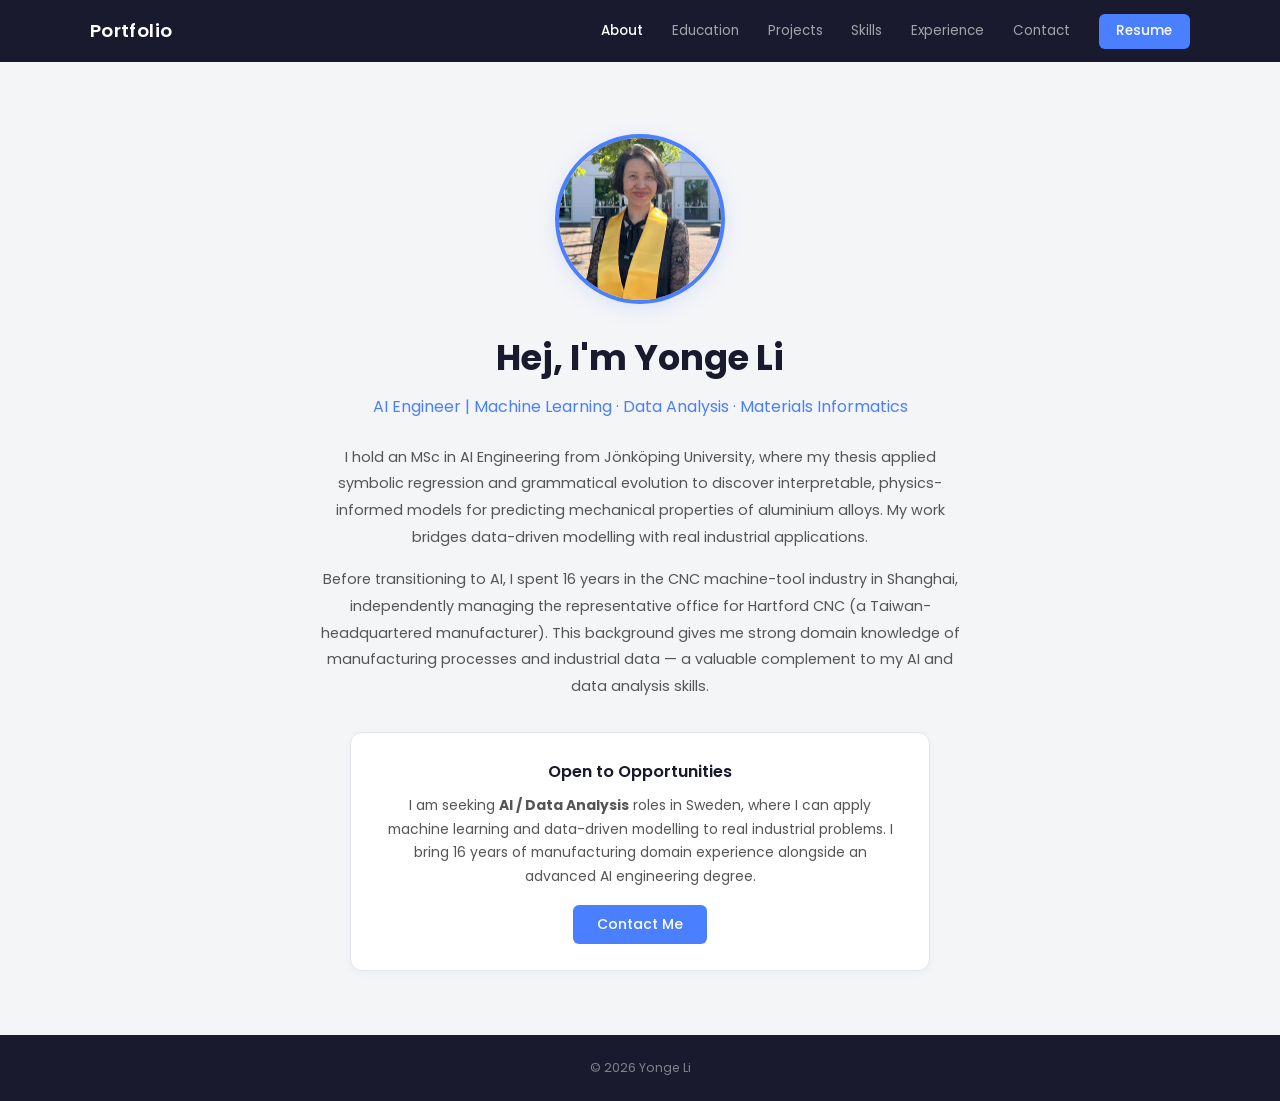
<file: index.html>
<!DOCTYPE html>
<html lang="en">
<head>
  <meta charset="UTF-8">
  <meta name="viewport" content="width=device-width, initial-scale=1.0">
  <title>About | Yonge Li</title>
  <link rel="preconnect" href="https://fonts.googleapis.com">
  <link href="https://fonts.googleapis.com/css2?family=Poppins:wght@300;400;500;600;700&display=swap" rel="stylesheet">
  <link rel="stylesheet" href="style.css">
</head>
<body>

<nav class="navbar">
  <div class="navbar-inner">
    <a class="navbar-brand" href="index.html">Portfolio</a>
    <button class="nav-toggle" onclick="document.querySelector('.nav-links').classList.toggle('open')">☰</button>
    <div class="nav-links">
      <a href="index.html" class="active">About</a>
      <a href="education.html">Education</a>
      <a href="projects.html">Projects</a>
      <a href="skills.html">Skills</a>
      <a href="experience.html">Experience</a>
      <a href="contact.html">Contact</a>
      <a href="resume.pdf" class="resume-btn" target="_blank">Resume</a>
    </div>
  </div>
</nav>

<div class="container">
  <section class="hero">
    <img src="photo.jpg" class="hero-photo" alt="Yonge Li">

    <h1>Hej, I'm Yonge Li</h1>
    <p class="subtitle">AI Engineer | Machine Learning · Data Analysis · Materials Informatics</p>

    <p class="bio">
      I hold an MSc in AI Engineering from Jönköping University, where my thesis applied
      symbolic regression and grammatical evolution to discover interpretable, physics-informed
      models for predicting mechanical properties of aluminium alloys. My work bridges
      data-driven modelling with real industrial applications.
    </p>
    <p class="bio">
      Before transitioning to AI, I spent 16 years in the CNC machine-tool industry in Shanghai,
      independently managing the representative office for Hartford CNC (a Taiwan-headquartered
      manufacturer). This background gives me strong domain knowledge of manufacturing processes
      and industrial data — a valuable complement to my AI and data analysis skills.
    </p>

    <div class="looking-box">
      <h3>Open to Opportunities</h3>
      <p>
        I am seeking <strong>AI / Data Analysis</strong> roles in Sweden, where I can apply
        machine learning and data-driven modelling to real industrial problems. I bring 16 years
        of manufacturing domain experience alongside an advanced AI engineering degree.
      </p>
      <a href="contact.html" class="btn">Contact Me</a>
    </div>
  </section>
</div>

<footer>© 2026 Yonge Li</footer>

</body>
</html>
</file>
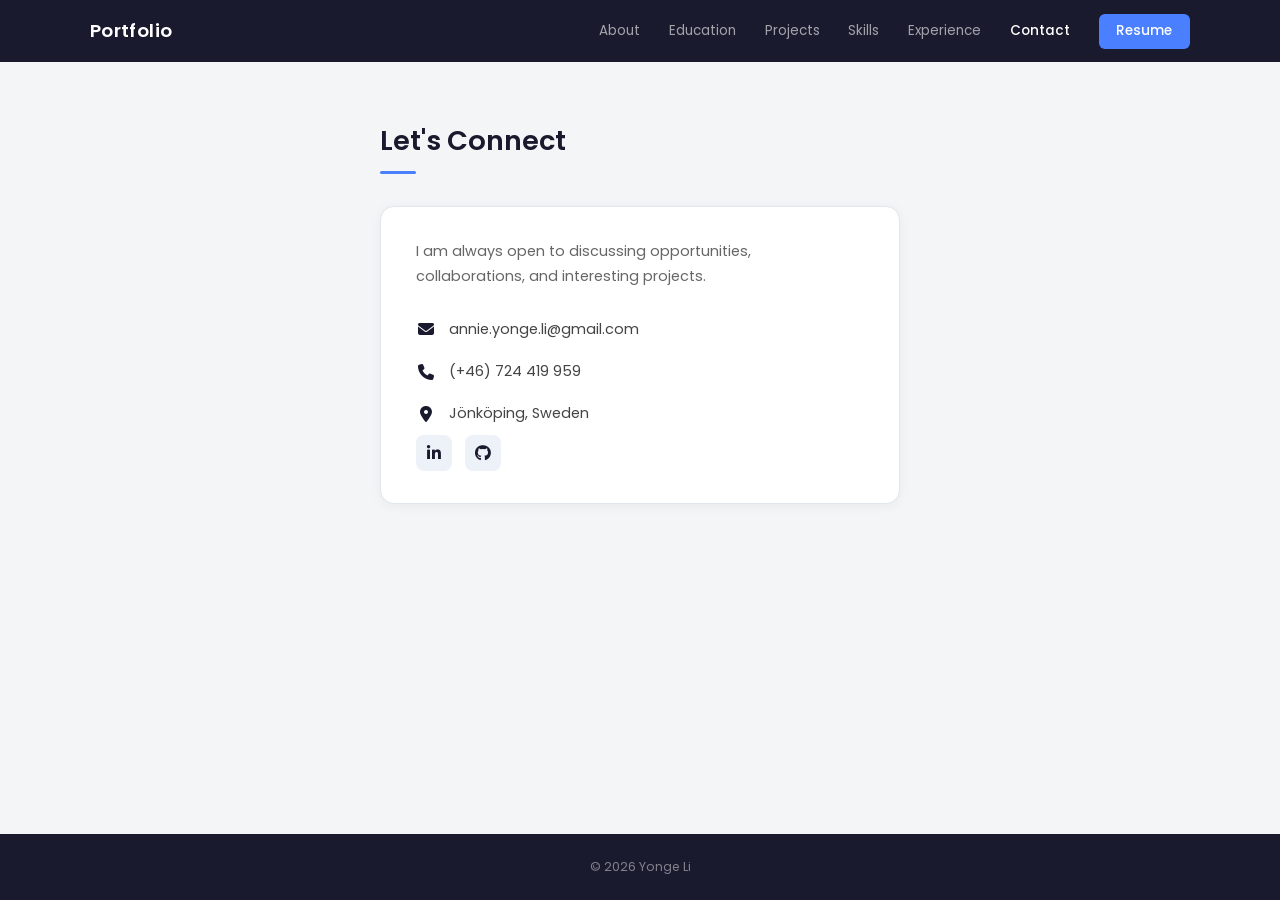
<file: contact.html>
<!DOCTYPE html>
<html lang="en">
<head>
  <meta charset="UTF-8">
  <meta name="viewport" content="width=device-width, initial-scale=1.0">
  <title>Contact | Yonge Li</title>
  <link rel="preconnect" href="https://fonts.googleapis.com">
  <link href="https://fonts.googleapis.com/css2?family=Poppins:wght@300;400;500;600;700&display=swap" rel="stylesheet">
  <link rel="stylesheet" href="https://cdnjs.cloudflare.com/ajax/libs/font-awesome/6.5.0/css/all.min.css">
  <link rel="stylesheet" href="style.css">
</head>
<body>

<nav class="navbar">
  <div class="navbar-inner">
    <a class="navbar-brand" href="index.html">Portfolio</a>
    <button class="nav-toggle" onclick="document.querySelector('.nav-links').classList.toggle('open')">☰</button>
    <div class="nav-links">
      <a href="index.html">About</a>
      <a href="education.html">Education</a>
      <a href="projects.html">Projects</a>
      <a href="skills.html">Skills</a>
      <a href="experience.html">Experience</a>
      <a href="contact.html" class="active">Contact</a>
      <a href="resume.pdf" class="resume-btn" target="_blank">Resume</a>
    </div>
  </div>
</nav>

<div class="container">
  <section class="page-section">
    <h2 class="section-title">Let's Connect</h2>

    <div class="contact-card">
      <p class="contact-intro">
        I am always open to discussing opportunities, collaborations, and interesting projects.
      </p>

      <div class="contact-items">
        <a class="contact-item" href="mailto:annie.yonge.li@gmail.com">
          <i class="fa-solid fa-envelope"></i>
          annie.yonge.li@gmail.com
        </a>

        <a class="contact-item" href="tel:+46724419959">
          <i class="fa-solid fa-phone"></i>
          (+46) 724 419 959
        </a>

        <div class="contact-item">
          <i class="fa-solid fa-location-dot"></i>
          Jönköping, Sweden
        </div>
      </div>

      <div class="contact-socials">
        <a href="https://linkedin.com/in/yonge-li-ai" target="_blank" title="LinkedIn">
          <i class="fa-brands fa-linkedin-in"></i>
        </a>
        <a href="https://github.com/Yonge-Li" target="_blank" title="GitHub">
          <i class="fa-brands fa-github"></i>
        </a>
      </div>
    </div>

  </section>
</div>

<footer>© 2026 Yonge Li</footer>

</body>
</html>
</file>
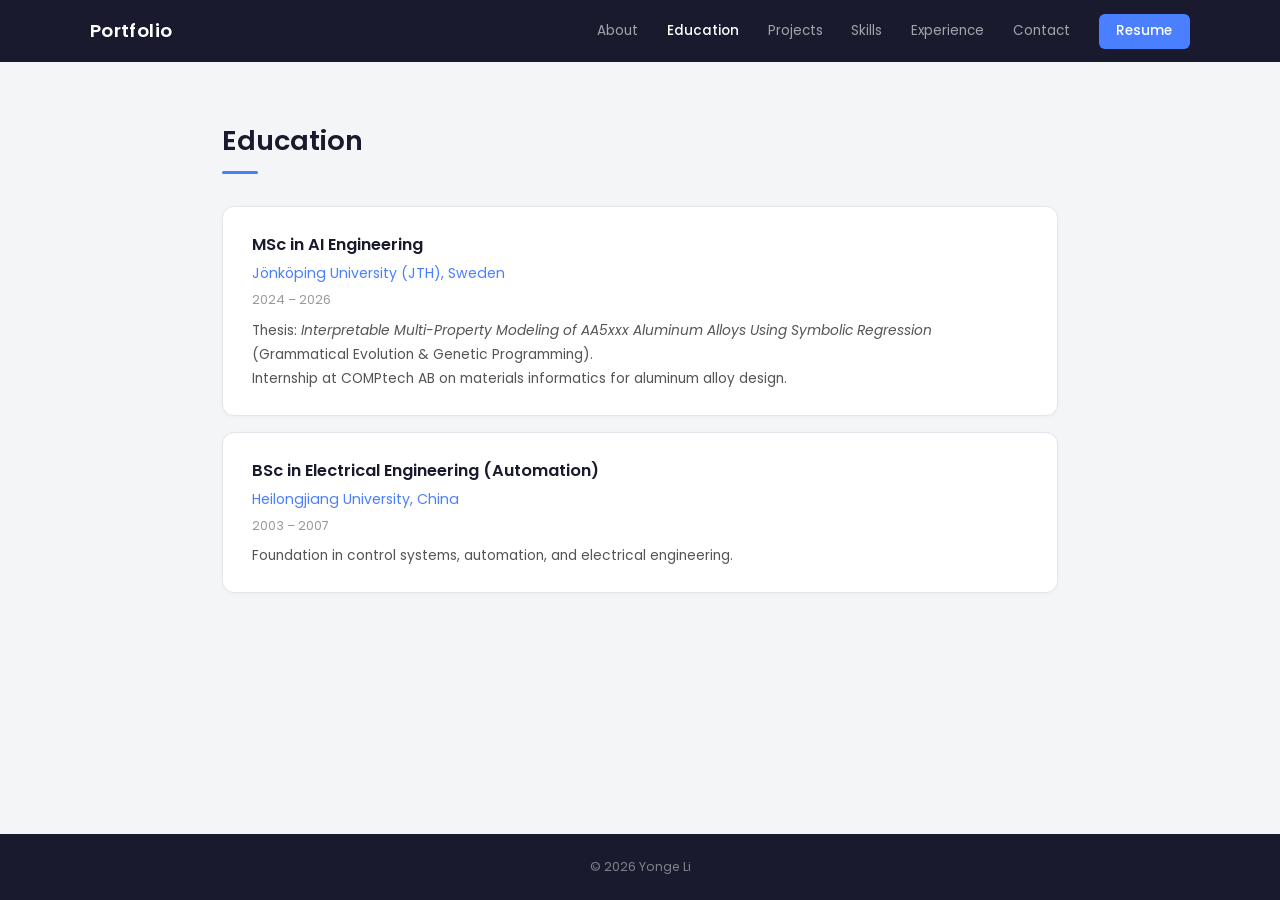
<file: education.html>
<!DOCTYPE html>
<html lang="en">
<head>
  <meta charset="UTF-8">
  <meta name="viewport" content="width=device-width, initial-scale=1.0">
  <title>Education | Yonge Li</title>
  <link rel="preconnect" href="https://fonts.googleapis.com">
  <link href="https://fonts.googleapis.com/css2?family=Poppins:wght@300;400;500;600;700&display=swap" rel="stylesheet">
  <link rel="stylesheet" href="style.css">
</head>
<body>

<nav class="navbar">
  <div class="navbar-inner">
    <a class="navbar-brand" href="index.html">Portfolio</a>
    <button class="nav-toggle" onclick="document.querySelector('.nav-links').classList.toggle('open')">☰</button>
    <div class="nav-links">
      <a href="index.html">About</a>
      <a href="education.html" class="active">Education</a>
      <a href="projects.html">Projects</a>
      <a href="skills.html">Skills</a>
      <a href="experience.html">Experience</a>
      <a href="contact.html">Contact</a>
      <a href="resume.pdf" class="resume-btn" target="_blank">Resume</a>
    </div>
  </div>
</nav>

<div class="container">
  <section class="page-section">
    <h2 class="section-title">Education</h2>

    <div class="card">
      <h3>MSc in AI Engineering</h3>
      <div class="org">Jönköping University (JTH), Sweden</div>
      <div class="year">2024 – 2026</div>
      <div class="detail">
        Thesis: <em>Interpretable Multi-Property Modeling of AA5xxx Aluminum Alloys
        Using Symbolic Regression</em> (Grammatical Evolution &amp; Genetic Programming).
        <br>
        Internship at COMPtech AB on materials informatics for aluminum alloy design.
      </div>
    </div>

    <div class="card">
      <h3>BSc in Electrical Engineering (Automation)</h3>
      <div class="org">Heilongjiang University, China</div>
      <div class="year">2003 – 2007</div>
      <div class="detail">
        Foundation in control systems, automation, and electrical engineering.
      </div>
    </div>

  </section>
</div>

<footer>© 2026 Yonge Li</footer>

</body>
</html>
</file>
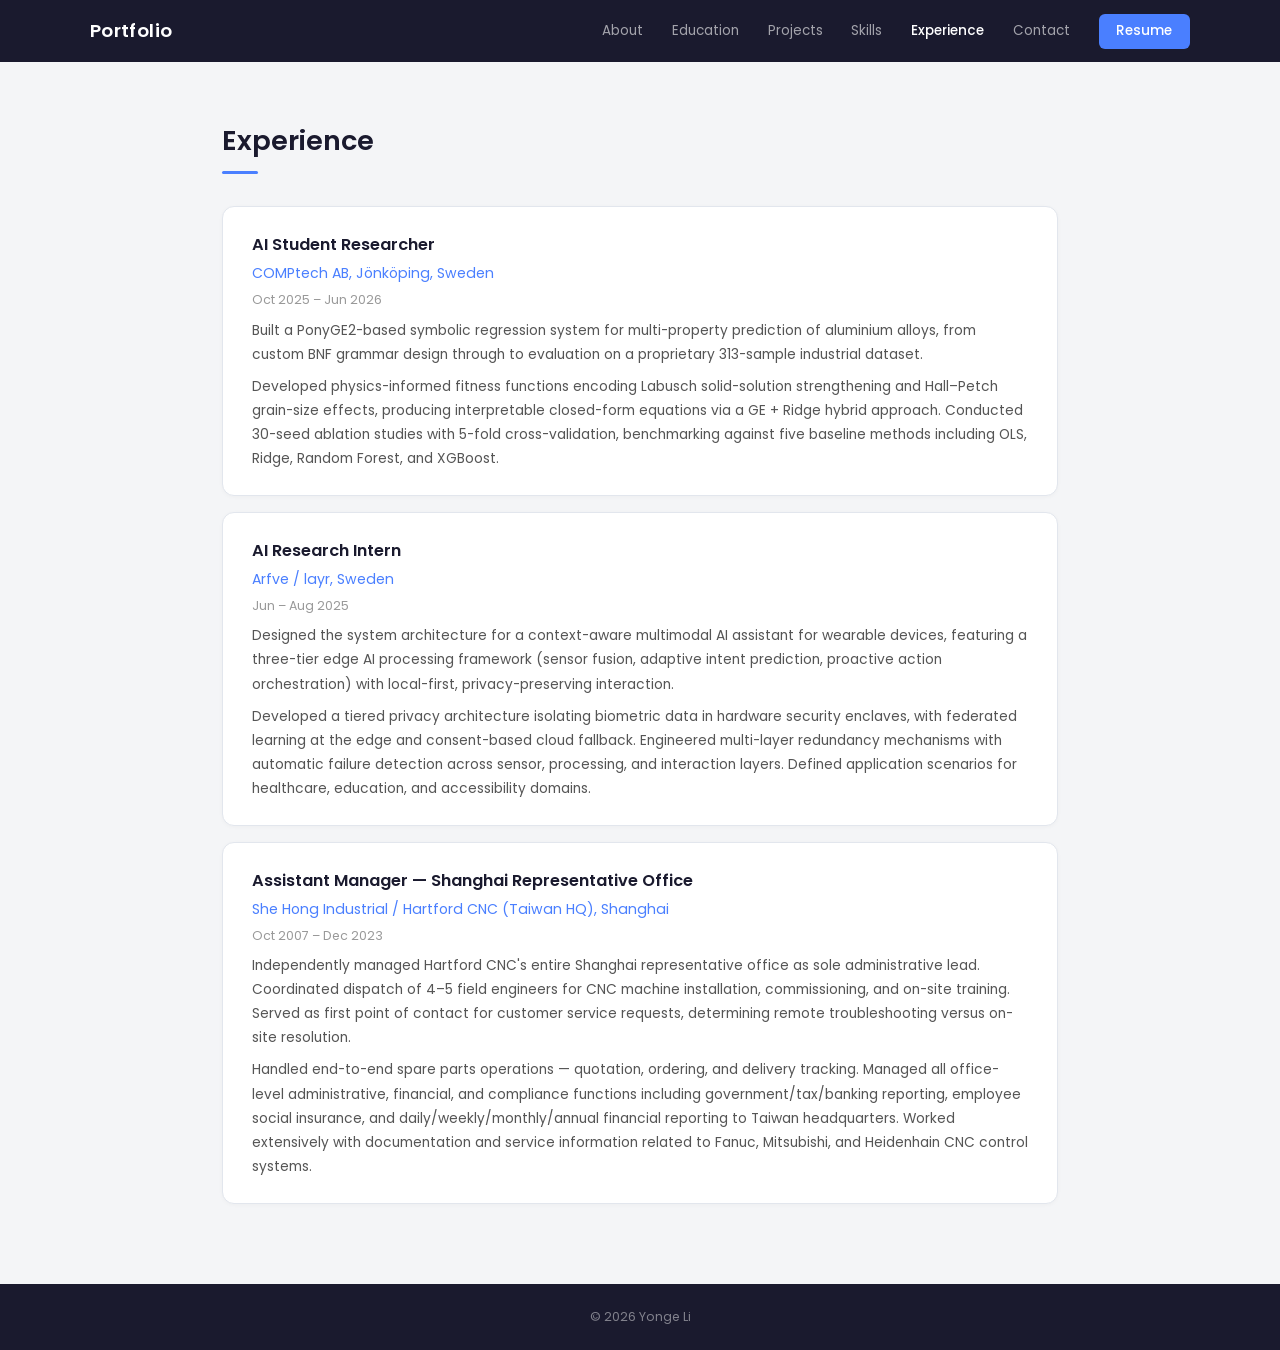
<file: experience.html>
<!DOCTYPE html>
<html lang="en">
<head>
  <meta charset="UTF-8">
  <meta name="viewport" content="width=device-width, initial-scale=1.0">
  <title>Experience | Yonge Li</title>
  <link rel="preconnect" href="https://fonts.googleapis.com">
  <link href="https://fonts.googleapis.com/css2?family=Poppins:wght@300;400;500;600;700&display=swap" rel="stylesheet">
  <link rel="stylesheet" href="style.css">
</head>
<body>

<nav class="navbar">
  <div class="navbar-inner">
    <a class="navbar-brand" href="index.html">Portfolio</a>
    <button class="nav-toggle" onclick="document.querySelector('.nav-links').classList.toggle('open')">☰</button>
    <div class="nav-links">
      <a href="index.html">About</a>
      <a href="education.html">Education</a>
      <a href="projects.html">Projects</a>
      <a href="skills.html">Skills</a>
      <a href="experience.html" class="active">Experience</a>
      <a href="contact.html">Contact</a>
      <a href="resume.pdf" class="resume-btn" target="_blank">Resume</a>
    </div>
  </div>
</nav>

<div class="container">
  <section class="page-section">
    <h2 class="section-title">Experience</h2>

    <div class="card">
      <h3>AI Student Researcher</h3>
      <div class="org">COMPtech AB, Jönköping, Sweden</div>
      <div class="year">Oct 2025 – Jun 2026</div>
      <p>
        Built a PonyGE2-based symbolic regression system for multi-property prediction
        of aluminium alloys, from custom BNF grammar design through to evaluation on
        a proprietary 313-sample industrial dataset.
      </p>
      <p>
        Developed physics-informed fitness functions encoding Labusch solid-solution
        strengthening and Hall–Petch grain-size effects, producing interpretable
        closed-form equations via a GE + Ridge hybrid approach. Conducted 30-seed
        ablation studies with 5-fold cross-validation, benchmarking against five
        baseline methods including OLS, Ridge, Random Forest, and XGBoost.
      </p>
    </div>

    <div class="card">
      <h3>AI Research Intern</h3>
      <div class="org">Arfve / layr, Sweden</div>
      <div class="year">Jun – Aug 2025</div>
      <p>
        Designed the system architecture for a context-aware multimodal AI assistant
        for wearable devices, featuring a three-tier edge AI processing framework
        (sensor fusion, adaptive intent prediction, proactive action orchestration)
        with local-first, privacy-preserving interaction.
      </p>
      <p>
        Developed a tiered privacy architecture isolating biometric data in hardware
        security enclaves, with federated learning at the edge and consent-based
        cloud fallback. Engineered multi-layer redundancy mechanisms with automatic
        failure detection across sensor, processing, and interaction layers.
        Defined application scenarios for healthcare, education, and accessibility domains.
      </p>
    </div>
    
    <div class="card">
      <h3>Assistant Manager — Shanghai Representative Office</h3>
      <div class="org">She Hong Industrial / Hartford CNC (Taiwan HQ), Shanghai</div>
      <div class="year">Oct 2007 – Dec 2023</div>
      <p>
        Independently managed Hartford CNC's entire Shanghai representative office as sole
        administrative lead. Coordinated dispatch of 4–5 field engineers for CNC machine
        installation, commissioning, and on-site training. Served as first point of contact
        for customer service requests, determining remote troubleshooting versus on-site
        resolution.
      </p>
      <p>
        Handled end-to-end spare parts operations — quotation, ordering, and delivery
        tracking. Managed all office-level administrative, financial, and compliance
        functions including government/tax/banking reporting, employee social insurance,
        and daily/weekly/monthly/annual financial reporting to Taiwan headquarters.
        Worked extensively with documentation and service information related to Fanuc,
        Mitsubishi, and Heidenhain CNC control systems.
      </p>
    </div>

  </section>
</div>

<footer>© 2026 Yonge Li</footer>

</body>
</html>
</file>
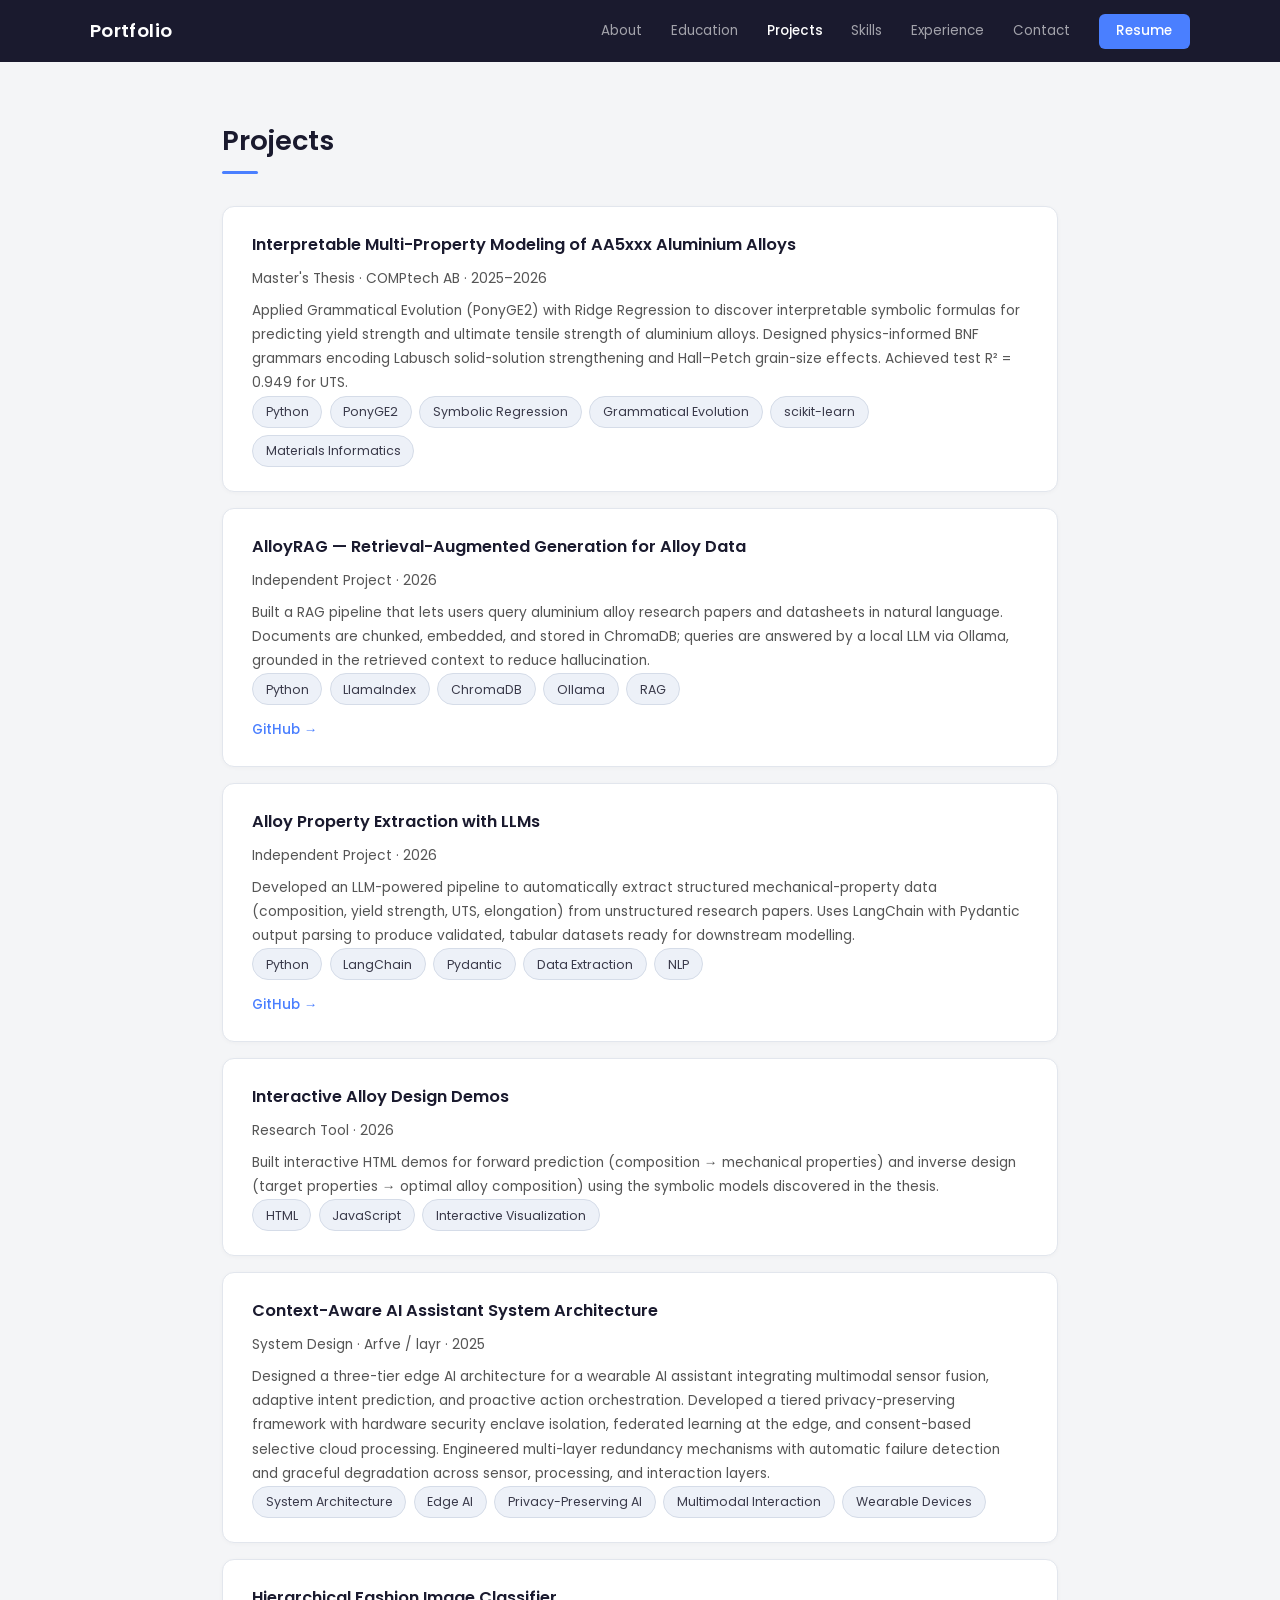
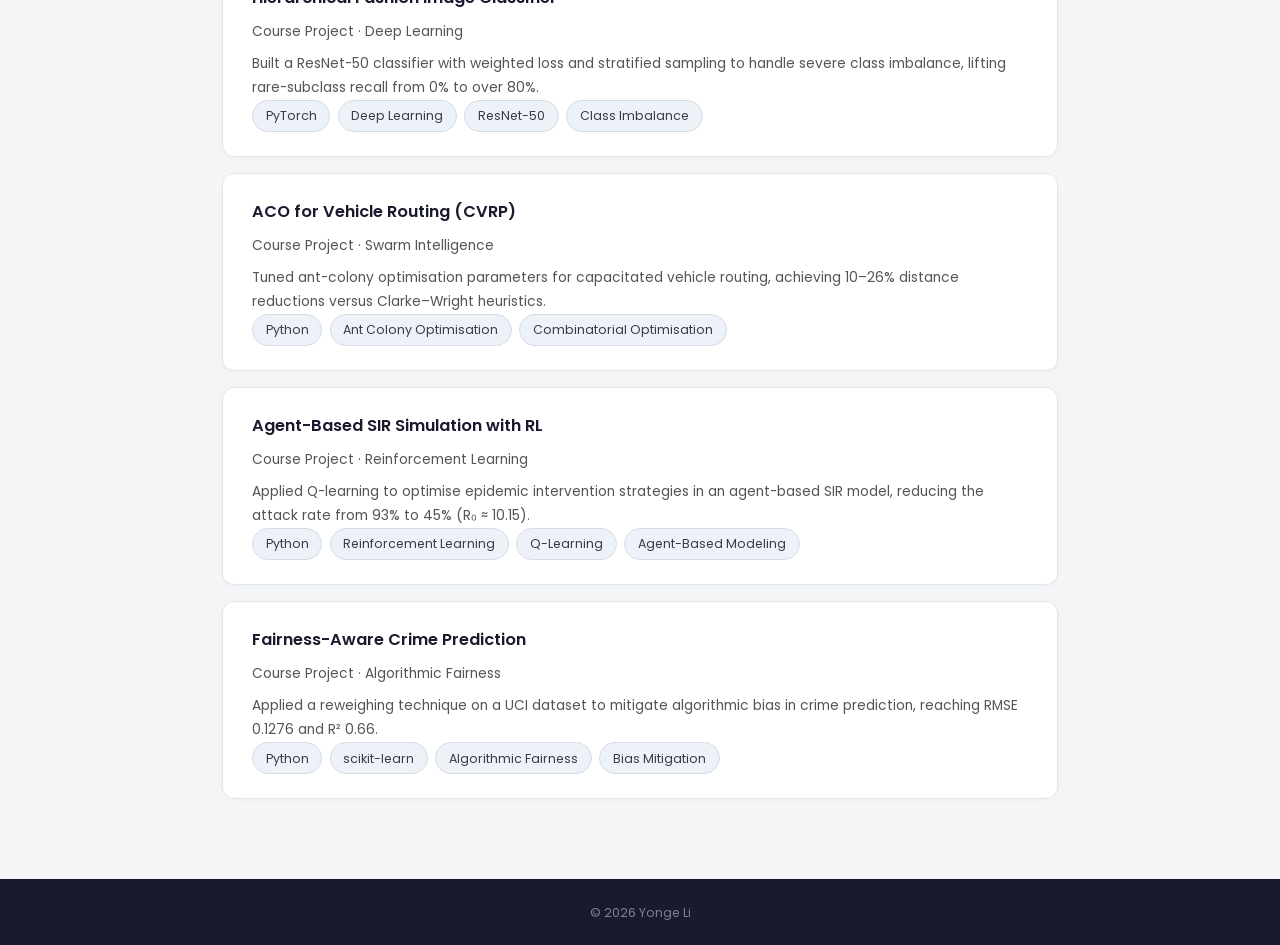
<file: projects.html>
<!DOCTYPE html>
<html lang="en">
<head>
  <meta charset="UTF-8">
  <meta name="viewport" content="width=device-width, initial-scale=1.0">
  <title>Projects | Yonge Li</title>
  <link rel="preconnect" href="https://fonts.googleapis.com">
  <link href="https://fonts.googleapis.com/css2?family=Poppins:wght@300;400;500;600;700&display=swap" rel="stylesheet">
  <link rel="stylesheet" href="style.css">
</head>
<body>
<nav class="navbar">
  <div class="navbar-inner">
    <a class="navbar-brand" href="index.html">Portfolio</a>
    <button class="nav-toggle" onclick="document.querySelector('.nav-links').classList.toggle('open')">☰</button>
    <div class="nav-links">
      <a href="index.html">About</a>
      <a href="education.html">Education</a>
      <a href="projects.html" class="active">Projects</a>
      <a href="skills.html">Skills</a>
      <a href="experience.html">Experience</a>
      <a href="contact.html">Contact</a>
      <a href="resume.pdf" class="resume-btn" target="_blank">Resume</a>
    </div>
  </div>
</nav>
<div class="container">
  <section class="page-section">
    <h2 class="section-title">Projects</h2>

    <!-- THESIS PROJECT -->
    <div class="card">
      <h3>Interpretable Multi-Property Modeling of AA5xxx Aluminium Alloys</h3>
      <p class="project-meta">Master's Thesis · COMPtech AB · 2025–2026</p>
      <p>
        Applied Grammatical Evolution (PonyGE2) with Ridge Regression to discover
        interpretable symbolic formulas for predicting yield strength and ultimate
        tensile strength of aluminium alloys. Designed physics-informed BNF grammars
        encoding Labusch solid-solution strengthening and Hall–Petch grain-size effects.
        Achieved test R² = 0.949 for UTS.
      </p>
      <div class="tags">
        <span class="tag">Python</span>
        <span class="tag">PonyGE2</span>
        <span class="tag">Symbolic Regression</span>
        <span class="tag">Grammatical Evolution</span>
        <span class="tag">scikit-learn</span>
        <span class="tag">Materials Informatics</span>
      </div>
    </div>

    <!-- ALLOYRAG PROJECT -->
    <div class="card">
      <h3>AlloyRAG — Retrieval-Augmented Generation for Alloy Data</h3>
      <p class="project-meta">Independent Project · 2026</p>
      <p>
        Built a RAG pipeline that lets users query aluminium alloy research papers
        and datasheets in natural language. Documents are chunked, embedded, and stored
        in ChromaDB; queries are answered by a local LLM via Ollama, grounded in the
        retrieved context to reduce hallucination.
      </p>
      <div class="tags">
        <span class="tag">Python</span>
        <span class="tag">LlamaIndex</span>
        <span class="tag">ChromaDB</span>
        <span class="tag">Ollama</span>
        <span class="tag">RAG</span>
      </div>
      <a href="https://github.com/Yonge-Li/AlloyRAG" class="project-link" target="_blank">GitHub →</a>
    </div>

    <!-- LLM EXTRACTION PROJECT -->
    <div class="card">
      <h3>Alloy Property Extraction with LLMs</h3>
      <p class="project-meta">Independent Project · 2026</p>
      <p>
        Developed an LLM-powered pipeline to automatically extract structured
        mechanical-property data (composition, yield strength, UTS, elongation) from
        unstructured research papers. Uses LangChain with Pydantic output parsing to
        produce validated, tabular datasets ready for downstream modelling.
      </p>
      <div class="tags">
        <span class="tag">Python</span>
        <span class="tag">LangChain</span>
        <span class="tag">Pydantic</span>
        <span class="tag">Data Extraction</span>
        <span class="tag">NLP</span>
      </div>
      <a href="https://github.com/Yonge-Li/alloy-llm-extraction" class="project-link" target="_blank">GitHub →</a>
    </div>

    <!-- INTERACTIVE DEMOS -->
    <div class="card">
      <h3>Interactive Alloy Design Demos</h3>
      <p class="project-meta">Research Tool · 2026</p>
      <p>
        Built interactive HTML demos for forward prediction (composition → mechanical
        properties) and inverse design (target properties → optimal alloy composition)
        using the symbolic models discovered in the thesis.
      </p>
      <div class="tags">
        <span class="tag">HTML</span>
        <span class="tag">JavaScript</span>
        <span class="tag">Interactive Visualization</span>
      </div>
    </div>

    <!-- PATENT / ARFVE PROJECT -->
    <div class="card">
      <h3>Context-Aware AI Assistant System Architecture</h3>
      <p class="project-meta">System Design · Arfve / layr · 2025</p>
      <p>
        Designed a three-tier edge AI architecture for a wearable AI assistant
        integrating multimodal sensor fusion, adaptive intent prediction, and
        proactive action orchestration. Developed a tiered privacy-preserving
        framework with hardware security enclave isolation, federated learning
        at the edge, and consent-based selective cloud processing. Engineered
        multi-layer redundancy mechanisms with automatic failure detection and
        graceful degradation across sensor, processing, and interaction layers.
      </p>
      <div class="tags">
        <span class="tag">System Architecture</span>
        <span class="tag">Edge AI</span>
        <span class="tag">Privacy-Preserving AI</span>
        <span class="tag">Multimodal Interaction</span>
        <span class="tag">Wearable Devices</span>
      </div>
    </div>

    <!-- CV PROJECTS -->
    <div class="card">
      <h3>Hierarchical Fashion Image Classifier</h3>
      <p class="project-meta">Course Project · Deep Learning</p>
      <p>
        Built a ResNet-50 classifier with weighted loss and stratified sampling
        to handle severe class imbalance, lifting rare-subclass recall from 0%
        to over 80%.
      </p>
      <div class="tags">
        <span class="tag">PyTorch</span>
        <span class="tag">Deep Learning</span>
        <span class="tag">ResNet-50</span>
        <span class="tag">Class Imbalance</span>
      </div>
    </div>

    <div class="card">
      <h3>ACO for Vehicle Routing (CVRP)</h3>
      <p class="project-meta">Course Project · Swarm Intelligence</p>
      <p>
        Tuned ant-colony optimisation parameters for capacitated vehicle routing,
        achieving 10–26% distance reductions versus Clarke–Wright heuristics.
      </p>
      <div class="tags">
        <span class="tag">Python</span>
        <span class="tag">Ant Colony Optimisation</span>
        <span class="tag">Combinatorial Optimisation</span>
      </div>
    </div>

    <div class="card">
      <h3>Agent-Based SIR Simulation with RL</h3>
      <p class="project-meta">Course Project · Reinforcement Learning</p>
      <p>
        Applied Q-learning to optimise epidemic intervention strategies in an
        agent-based SIR model, reducing the attack rate from 93% to 45%
        (R₀ ≈ 10.15).
      </p>
      <div class="tags">
        <span class="tag">Python</span>
        <span class="tag">Reinforcement Learning</span>
        <span class="tag">Q-Learning</span>
        <span class="tag">Agent-Based Modeling</span>
      </div>
    </div>

    <div class="card">
      <h3>Fairness-Aware Crime Prediction</h3>
      <p class="project-meta">Course Project · Algorithmic Fairness</p>
      <p>
        Applied a reweighing technique on a UCI dataset to mitigate algorithmic
        bias in crime prediction, reaching RMSE 0.1276 and R² 0.66.
      </p>
      <div class="tags">
        <span class="tag">Python</span>
        <span class="tag">scikit-learn</span>
        <span class="tag">Algorithmic Fairness</span>
        <span class="tag">Bias Mitigation</span>
      </div>
    </div>

  </section>
</div>
<footer>© 2026 Yonge Li</footer>
</body>
</html>
</file>
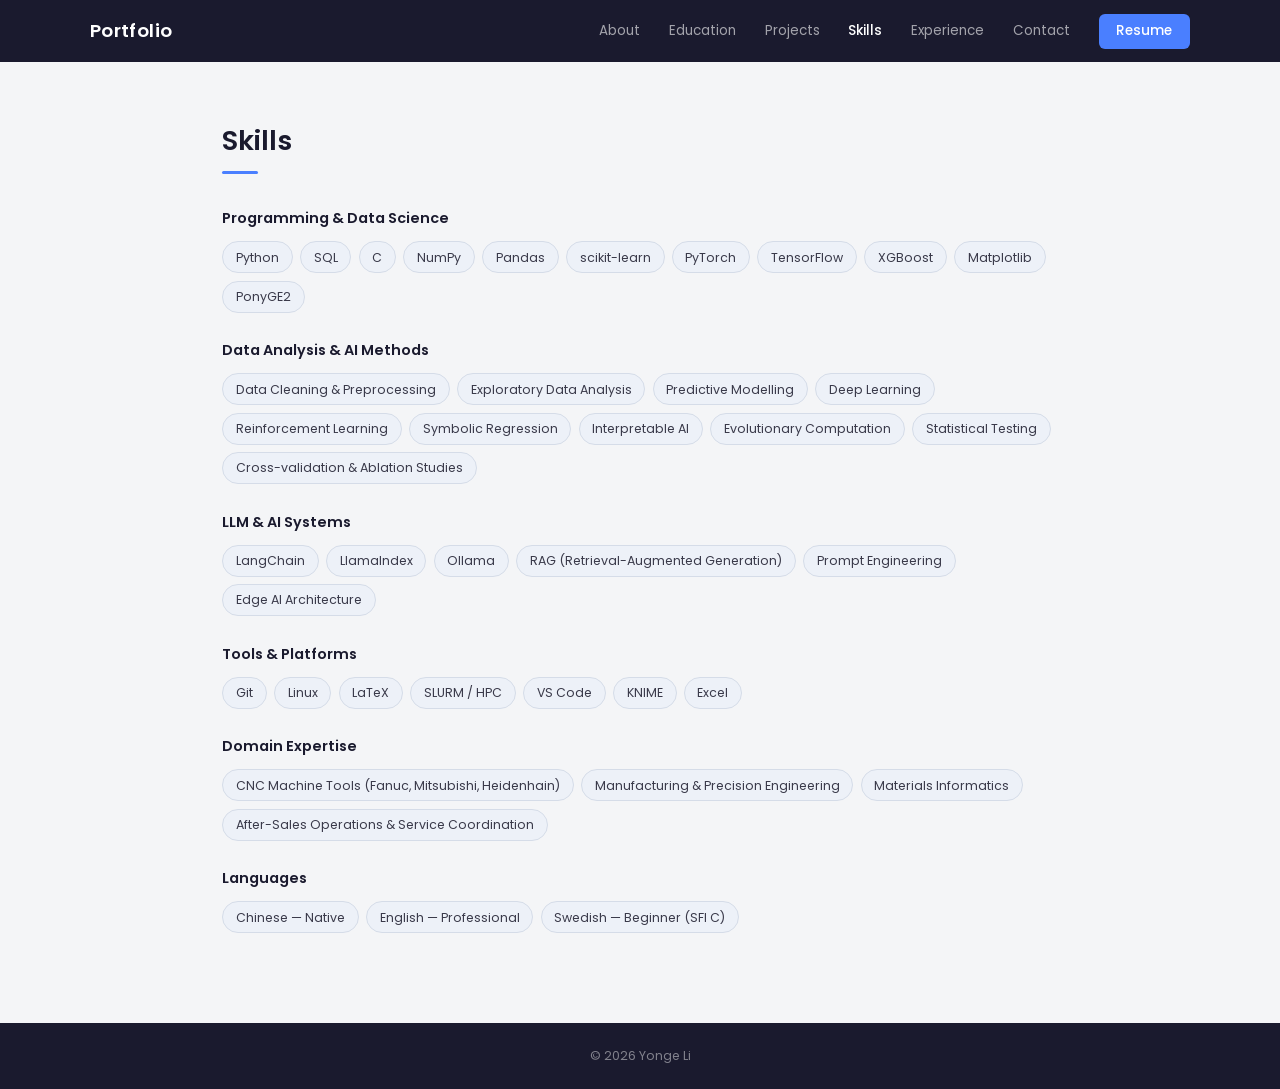
<file: skills.html>
<!DOCTYPE html>
<html lang="en">
<head>
  <meta charset="UTF-8">
  <meta name="viewport" content="width=device-width, initial-scale=1.0">
  <title>Skills | Yonge Li</title>
  <link rel="preconnect" href="https://fonts.googleapis.com">
  <link href="https://fonts.googleapis.com/css2?family=Poppins:wght@300;400;500;600;700&display=swap" rel="stylesheet">
  <link rel="stylesheet" href="style.css">
</head>
<body>
<nav class="navbar">
  <div class="navbar-inner">
    <a class="navbar-brand" href="index.html">Portfolio</a>
    <button class="nav-toggle" onclick="document.querySelector('.nav-links').classList.toggle('open')">☰</button>
    <div class="nav-links">
      <a href="index.html">About</a>
      <a href="education.html">Education</a>
      <a href="projects.html">Projects</a>
      <a href="skills.html" class="active">Skills</a>
      <a href="experience.html">Experience</a>
      <a href="contact.html">Contact</a>
      <a href="resume.pdf" class="resume-btn" target="_blank">Resume</a>
    </div>
  </div>
</nav>
<div class="container">
  <section class="page-section">
    <h2 class="section-title">Skills</h2>
    <div class="skills-group">
      <h3>Programming &amp; Data Science</h3>
      <div class="tags">
        <span class="tag">Python</span>
        <span class="tag">SQL</span>
        <span class="tag">C</span>
        <span class="tag">NumPy</span>
        <span class="tag">Pandas</span>
        <span class="tag">scikit-learn</span>
        <span class="tag">PyTorch</span>
        <span class="tag">TensorFlow</span>
        <span class="tag">XGBoost</span>
        <span class="tag">Matplotlib</span>
        <span class="tag">PonyGE2</span>
      </div>
    </div>
    <div class="skills-group">
      <h3>Data Analysis &amp; AI Methods</h3>
      <div class="tags">
        <span class="tag">Data Cleaning &amp; Preprocessing</span>
        <span class="tag">Exploratory Data Analysis</span>
        <span class="tag">Predictive Modelling</span>
        <span class="tag">Deep Learning</span>
        <span class="tag">Reinforcement Learning</span>
        <span class="tag">Symbolic Regression</span>
        <span class="tag">Interpretable AI</span>
        <span class="tag">Evolutionary Computation</span>
        <span class="tag">Statistical Testing</span>
        <span class="tag">Cross-validation &amp; Ablation Studies</span>
      </div>
    </div>
    <div class="skills-group">
      <h3>LLM &amp; AI Systems</h3>
      <div class="tags">
        <span class="tag">LangChain</span>
        <span class="tag">LlamaIndex</span>
        <span class="tag">Ollama</span>
        <span class="tag">RAG (Retrieval-Augmented Generation)</span>
        <span class="tag">Prompt Engineering</span>
        <span class="tag">Edge AI Architecture</span>
      </div>
    </div>
    <div class="skills-group">
      <h3>Tools &amp; Platforms</h3>
      <div class="tags">
        <span class="tag">Git</span>
        <span class="tag">Linux</span>
        <span class="tag">LaTeX</span>
        <span class="tag">SLURM / HPC</span>
        <span class="tag">VS Code</span>
        <span class="tag">KNIME</span>
        <span class="tag">Excel</span>
      </div>
    </div>
    <div class="skills-group">
      <h3>Domain Expertise</h3>
      <div class="tags">
        <span class="tag">CNC Machine Tools (Fanuc, Mitsubishi, Heidenhain)</span>
        <span class="tag">Manufacturing &amp; Precision Engineering</span>
        <span class="tag">Materials Informatics</span>
        <span class="tag">After-Sales Operations &amp; Service Coordination</span>
      </div>
    </div>
    <div class="skills-group">
      <h3>Languages</h3>
      <div class="tags">
        <span class="tag">Chinese — Native</span>
        <span class="tag">English — Professional</span>
        <span class="tag">Swedish — Beginner (SFI C)</span>
      </div>
    </div>
  </section>
</div>
<footer>© 2026 Yonge Li</footer>
</body>
</html>
</file>
<file: style.css>
* { margin: 0; padding: 0; box-sizing: border-box; }

body {
  font-family: 'Poppins', sans-serif;
  background: #f4f5f7;
  color: #2d2d3a;
  line-height: 1.7;
  min-height: 100vh;
  display: flex;
  flex-direction: column;
}

a { color: #4a7fff; text-decoration: none; }
a:hover { color: #3366e6; }

/* ── Navbar (dark) ── */
.navbar {
  position: sticky;
  top: 0;
  z-index: 100;
  background: #1a1a2e;
  padding: 0 2rem;
}
.navbar-inner {
  max-width: 1100px;
  margin: 0 auto;
  display: flex;
  align-items: center;
  justify-content: space-between;
  height: 62px;
}
.navbar-brand {
  font-weight: 600;
  font-size: 1.15rem;
  color: #fff;
  text-decoration: none;
  letter-spacing: 0.02em;
}
.nav-links { display: flex; gap: 1.8rem; align-items: center; }
.nav-links a {
  font-size: 0.84rem;
  font-weight: 400;
  color: rgba(255, 255, 255, 0.6);
  transition: color 0.2s;
}
.nav-links a:hover { color: #fff; }
.nav-links a.active {
  color: #fff;
  font-weight: 500;
}
.nav-links .resume-btn {
  background: #4a7fff;
  color: #fff;
  padding: 0.38rem 1.1rem;
  border-radius: 6px;
  font-weight: 500;
  font-size: 0.84rem;
  transition: background 0.2s;
}
.nav-links .resume-btn:hover { background: #3366e6; color: #fff; }

.nav-toggle {
  display: none;
  background: none;
  border: none;
  color: #fff;
  font-size: 1.5rem;
  cursor: pointer;
}

@media (max-width: 700px) {
  .nav-toggle { display: block; }
  .nav-links {
    display: none;
    position: absolute;
    top: 62px;
    left: 0;
    right: 0;
    background: #1a1a2e;
    flex-direction: column;
    padding: 1rem 2rem 1.2rem;
    gap: 0.8rem;
    border-bottom: 1px solid rgba(255,255,255,0.08);
  }
  .nav-links.open { display: flex; }
}

/* ── Layout ── */
.container {
  max-width: 900px;
  margin: 0 auto;
  padding: 0 2rem;
  flex: 1;
}

.page-section {
  padding: 3.5rem 0 4rem;
  min-height: calc(100vh - 160px);
}

.section-title {
  font-size: 1.7rem;
  font-weight: 600;
  color: #1a1a2e;
  margin-bottom: 2rem;
  position: relative;
  display: inline-block;
}
.section-title::after {
  content: '';
  display: block;
  width: 36px;
  height: 3px;
  background: #4a7fff;
  margin-top: 0.45rem;
  border-radius: 2px;
}

/* ── Hero (index.html) ── */
.hero {
  padding: 4.5rem 0 4rem;
  text-align: center;
}
.hero-photo {
  width: 170px;
  height: 170px;
  border-radius: 50%;
  object-fit: cover;
  border: 4px solid #4a7fff;
  margin: 0 auto 1.5rem;
  display: block;
  box-shadow: 0 4px 20px rgba(74, 127, 255, 0.15);
}
.hero h1 {
  font-size: 2.2rem;
  font-weight: 700;
  color: #1a1a2e;
  margin-bottom: 0.3rem;
}
.hero .subtitle {
  font-size: 1rem;
  color: #4a7fff;
  font-weight: 400;
  margin-bottom: 1.5rem;
}
.hero .bio {
  max-width: 640px;
  margin: 0 auto 1rem;
  font-size: 0.9rem;
  color: #555;
  line-height: 1.85;
}

.looking-box {
  background: #fff;
  border: 1px solid #e2e6ed;
  border-radius: 12px;
  padding: 1.6rem 2rem;
  max-width: 580px;
  margin: 2rem auto 0;
  text-align: center;
  box-shadow: 0 2px 8px rgba(0,0,0,0.04);
}
.looking-box h3 {
  color: #1a1a2e;
  font-size: 1.02rem;
  font-weight: 600;
  margin-bottom: 0.5rem;
}
.looking-box p {
  font-size: 0.87rem;
  color: #555;
  margin-bottom: 1rem;
  line-height: 1.7;
}

.btn {
  display: inline-block;
  background: #4a7fff;
  color: #fff;
  padding: 0.5rem 1.5rem;
  border-radius: 6px;
  font-weight: 500;
  font-size: 0.87rem;
  transition: background 0.2s;
}
.btn:hover { background: #3366e6; color: #fff; }

/* ── Cards (shared by edu, exp, projects) ── */
.card {
  background: #fff;
  border: 1px solid #e2e6ed;
  border-radius: 12px;
  padding: 1.5rem 1.8rem;
  margin-bottom: 1rem;
  transition: transform 0.2s, box-shadow 0.2s;
  box-shadow: 0 1px 4px rgba(0,0,0,0.03);
}
.card:hover {
  transform: translateY(-2px);
  box-shadow: 0 6px 18px rgba(0, 0, 0, 0.07);
}
.card h3 {
  font-size: 1.02rem;
  font-weight: 600;
  color: #1a1a2e;
  margin-bottom: 0.2rem;
}
.card .org {
  font-size: 0.88rem;
  color: #4a7fff;
  margin-bottom: 0.2rem;
}
.card .year {
  font-size: 0.78rem;
  color: #999;
}
.card .detail, .card p {
  font-size: 0.86rem;
  color: #555;
  margin-top: 0.5rem;
  line-height: 1.75;
}

/* ── Tags (skills, project tech) ── */
.skills-group { margin-bottom: 1.6rem; }
.skills-group h3 {
  font-size: 0.9rem;
  font-weight: 600;
  color: #1a1a2e;
  margin-bottom: 0.65rem;
}
.tags { display: flex; flex-wrap: wrap; gap: 0.45rem; }
.tag {
  font-size: 0.78rem;
  padding: 0.28rem 0.8rem;
  background: #edf1f8;
  border: 1px solid #d5dce8;
  border-radius: 20px;
  color: #3a3a4a;
  transition: background 0.15s;
}
.tag:hover {
  background: #dfe6f2;
}

/* ── Projects ── */
.project-meta {
  font-size: 0.83rem;
  color: #888;
  margin-bottom: 0.3rem;
}
.project-tags {
  display: flex;
  flex-wrap: wrap;
  gap: 0.4rem;
  margin-top: 0.8rem;
}
.project-tags span {
  font-size: 0.73rem;
  color: #4a7fff;
}
.project-link {
  display: inline-block;
  margin-top: 0.8rem;
  font-size: 0.85rem;
  font-weight: 500;
}

/* ── Contact ── */
.contact-card {
  background: #fff;
  border: 1px solid #e2e6ed;
  border-radius: 14px;
  padding: 2rem 2.2rem;
  max-width: 520px;
  box-shadow: 0 2px 12px rgba(0,0,0,0.05);
}
.contact-card .contact-intro {
  font-size: 0.9rem;
  color: #666;
  margin-bottom: 1.8rem;
  line-height: 1.7;
}
.contact-items {
  display: flex;
  flex-direction: column;
  gap: 1.1rem;
}
.contact-item {
  display: flex;
  align-items: center;
  gap: 0.8rem;
  font-size: 0.9rem;
  color: #444;
  text-decoration: none;
  transition: color 0.2s;
}
a.contact-item:hover { color: #4a7fff; }
.contact-item i {
  width: 20px;
  text-align: center;
  color: #1a1a2e;
  font-size: 1rem;
}
.contact-socials {
  display: flex;
  gap: 0.8rem;
  margin-top: 0.6rem;
}
.contact-socials a {
  display: flex;
  align-items: center;
  justify-content: center;
  width: 36px;
  height: 36px;
  border-radius: 8px;
  background: #edf1f8;
  color: #1a1a2e;
  font-size: 1rem;
  transition: background 0.2s, color 0.2s;
}
.contact-socials a:hover {
  background: #4a7fff;
  color: #fff;
}

/* legacy contact-links (kept for compat) */
.contact-links {
  display: flex;
  flex-wrap: wrap;
  gap: 1rem;
  margin-top: 0.5rem;
}
.contact-link {
  display: flex;
  align-items: center;
  gap: 0.5rem;
  font-size: 0.9rem;
  color: #555;
}

/* ── Footer (dark) ── */
footer {
  background: #1a1a2e;
  text-align: center;
  padding: 1.4rem 0;
  font-size: 0.78rem;
  color: rgba(255, 255, 255, 0.45);
  margin-top: auto;
}

/* ── Responsive ── */
@media (max-width: 700px) {
  .hero { padding: 3rem 0; }
  .hero h1 { font-size: 1.7rem; }
  .page-section { padding: 2.5rem 0 3rem; }
  .contact-card { padding: 1.5rem 1.5rem; }
}
</file>
